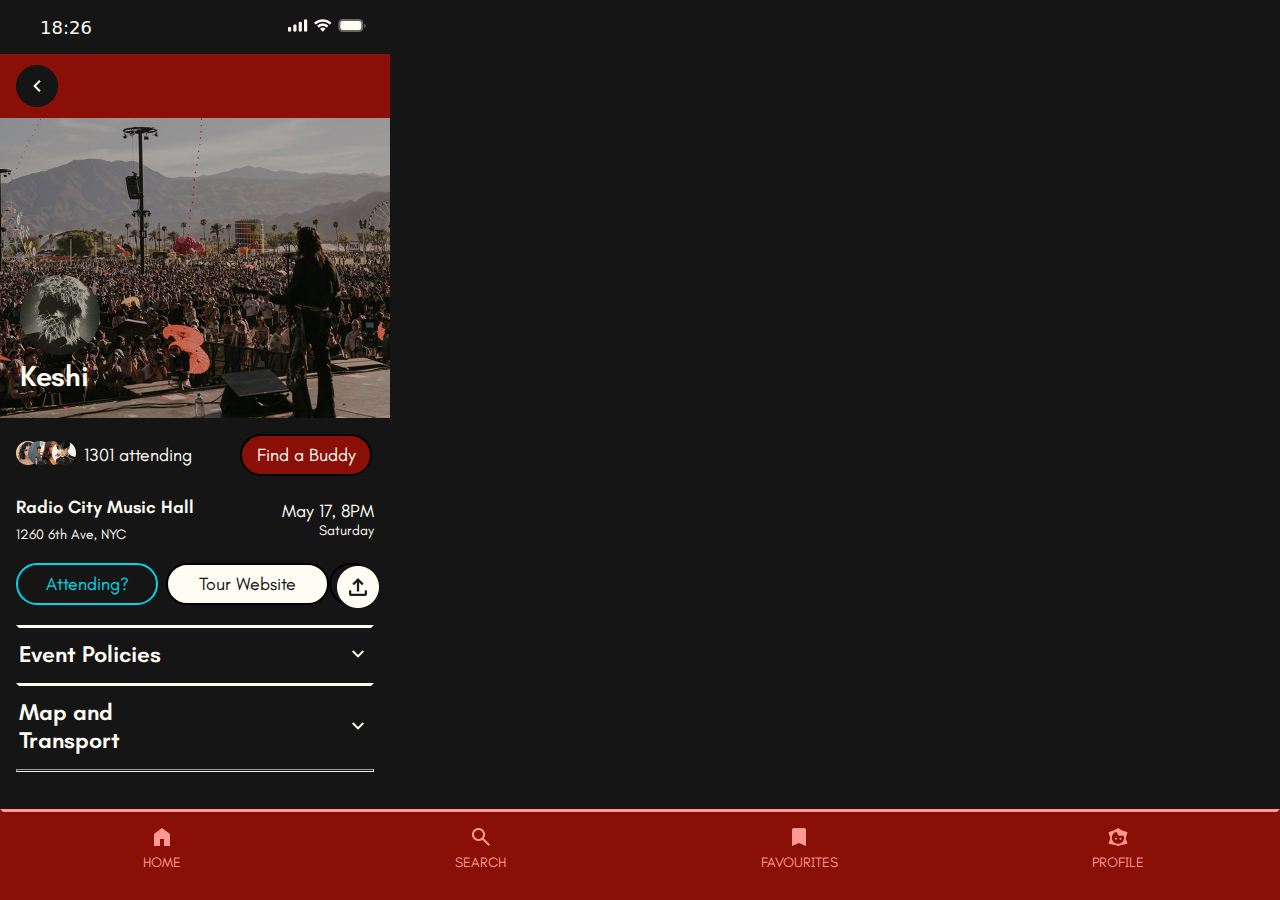
<file: index.html>
<!DOCTYPE html>
<html lang="en">
<head>
    <meta charset="UTF-8">
    <meta name="viewport" content="width=390px, initial-scale=1.0">
    <title>Keshi Concert</title>
    <link rel="stylesheet" href="holdOn.css">
</head>
<body>
    <!-- iphone status bar-->
    <div class="phone-information">
        <p id="current-time"></p>
        <div class="iphone-status-symbols">
            <img src="event-page/iphone status icons.png" alt="iPhone Status Icons" height="13px">
        </div>
    </div>

    <!--top navigation bar-->
    <div class="top-nav">
        <img id="back-button" src="event-page/arrow-left.png" alt="Arrow Left">
    </div>

    <!--bottom navigation bar-->
    <div class="bottom-nav">
        <a class="bottom-nav-homepage" href="holdOnHome.html">
            <img class="bottom-nav-icons" src="bottom-nav/home.png" alt="Homepage" height="26px">
            <p class="bottom-nav-text">HOME</p>
        </a>
        <a class="bottom-nav-search" href="holdOnSearch.html">
            <img class="bottom-nav-icons" src="bottom-nav/search.png" alt="Search Page" height="26px">
            <p class="bottom-nav-text">SEARCH</p>
        </a>
        <a class="bottom-nav-favourites" href="holdOnFavourites.html">
            <img class="bottom-nav-icons" src="bottom-nav/favourite.png" alt="Favourites" height="26px">
            <p class="bottom-nav-text">FAVOURITES</p>
        </a>
        <a class="bottom-nav-profile" href="holdOnProfile.html">
            <img class="bottom-nav-icons" src="bottom-nav/profile.png" alt="Profile Page" height="26px">
            <p class="bottom-nav-text">PROFILE</p>
        </a>
    </div>

    <!--header image and artist pfp + name-->
    <div class="header">
        <img src="event-page/keshi-pfp.png" alt="Keshi Profile Picture" width="80px" height="80px">
        <h2>Keshi</h2>
    </div>

    <div class="attending-find-a-buddy">
        <!--attending-->
        <div class="event-attendees">
            <div class="attending-profiles">
                <img src="event-page/attending-profiles.png" alt="Attendees Profile Photos" height="24px">
            </div>
            <p id="attending-number">1301 attending</p>
        </div>
        <!--find a buddy button-->
        <a href="holdOnFindABuddy.html">
            <button class="find-a-buddy-button">Find a Buddy</button>
        </a>
    </div>

    <!--event details-->
    <div class="event-details">
        <!--venue information-->
        <div class="venue">
            <p class="venue-name">Radio City Music Hall</p>
            <p class="venue-location">1260 6th Ave, NYC</p>
        </div>

        <!--event date and time-->
        <div class="date-and-time">
            <p class="event-date-and-time">May 17, 8PM</p>
            <p class="event-day">Saturday</p>
        </div>
    </div>

    <!--interaction buttons-->
    <div class="interaction-buttons">
        <button class="attending-button">Attending?</button>
        <a href="https://shop.keshimusic.com/pages/tour">
            <button class="keshi-tour-website">Tour Website</button>
        </a>
        <button class="share-button">
            <img src="event-page/share-button.png" alt="Share Button" width="42px" height="42px">
        </button>
    </div>

    <!--event policies drop down-->
    <details class="event-policies-dropdown">
        <summary class="event-policies-dropdown-summary">
            <h3 class="event-policies-dropdown-h3">Event Policies</h3>
            <img class="event-policies-dropwdown-arrow" src="event-page/dropdown-arrow.png" alt="Dropdown Arrow" height="26px">
        </summary>
        <p class="event-policies-dropdown-bag-policy">Bag Policy</p>
        <p class="event-policies-dropdown-bp-text">Bags do not have to be clear, but they must fit comfortably under your seat. Oversized bags larger than 22” x 14” x 9” are prohibited. Radio City Music Hall does not provide an area to check bags, coats or any other personal belongings.</p>
        <p class="event-policies-dropdown-hours">Hours</p>
        <p class="event-policies-dropdown-hours-text">The box office at Radio City Music Hall is open Monday through Saturday from noon to 6:00 p.m., and is closed on Sunday. <br> <br>
            Additional Hours <br>
            On all event days, the box office at Radio City Music Hall will remain open until 30 minutes after the event begins. If there is an event on Sunday, the box office will be open from noon until 30 minutes after the event begins. Please note, additional box office hours may vary. <br> <br>
            For more information visit the <a href="https://www.msg.com/radio-city-music-hall/faqs#onsiteexperience">official venue website.</a></p>
        <p class="event-policies-dropdown-fnb">Food and Beverage</p>
        <p class="event-policies-dropdown-fnb-text">Food and beverage are available for purchase at Radio City. Please keep in mind that Radio City Music Hall is a cashless venue and only accepts credit/debit cards or mobile payment, including Google Pay and Apple Pay. A reverse ATM, which converts cash into a debit card, is located inside the venue for your convenience.</p>
    </details>

    <!--map and transport-->
    <details class="map-transport-dropdown">
        <summary class="map-transport-dropdown-summary">
            <h3 class="map-transport-dropdown-h3">Map and Transport</h3>
            <img class="map-transport-dropdown-arrow" src="event-page/dropdown-arrow.png" alt="Dropdown Arrow" height="26px">
        </summary>
        <p class="map-transport-dropdown-map">Map</p>
        <button class="map-transport-dropdown-map-button">Find on Google Maps</button>
        <p class="map-transport-dropdown-transport">How to Get There</p>
        <img class="map-transport-dropdown-train-lines" src="event-page/train-lines.png" alt="NYC Subway Line Icons" height="20pxs">
        <p class="map-transport-dropdown-transport-text">Take the B, D, F, or M train to 47-50th Sts Rockefeller Ctr Station. Exit via the 6th Ave 48th St NE corner and walk two blocks north to reach the venue. <br><br>
            or<br><br>
            Take the 1 train to the 50th St Station. Exit via the Broadway-50th St SE corner and walk one block east to reach the venue.<br><br>
            or<br><br>
            Take the N, R, or W train to 49 St Station. Exit via the 7th Ave-49th St NW corner and walk one block east, one block north to reach the venue.<br><br>
            Find parking for your event through SpotHero, the Official Parking App of Radio City Music Hall, and book your space today. Click <a href="https://spothero.app.link/ts1p2NqSe1?kind=destination&id=803&$3p=a_hasoffers&$affiliate_json=http%3A%2F%2Ftracking.spothero.com%2Faff_c%3Foffer_id%3D1%26aff_id%3D1478%26file_id%3D28%26source%3Dradiocitymusichall%26aff_sub%3D4%26aff_sub2%3Dfaqpage%26format%3Djson">here</a> to explore nearby garage and lot locations.</p>
    </details>

    <hr class="dropdown-bottom-line">

    <!--page padding-->
    <br><br><br><br><br>


    <script>
        const currentTime = document.getElementById("current-time");
        function updateTime() {
            const now = new Date();
            const hours = String(now.getHours()).padStart(2, '0');
            const minutes = String(now.getMinutes()).padStart(2, '0');
            currentTime.textContent = `${hours}:${minutes}`;
        }
        updateTime();
        setInterval(updateTime, 1000);
    </script>
</body>
</html>
</file>
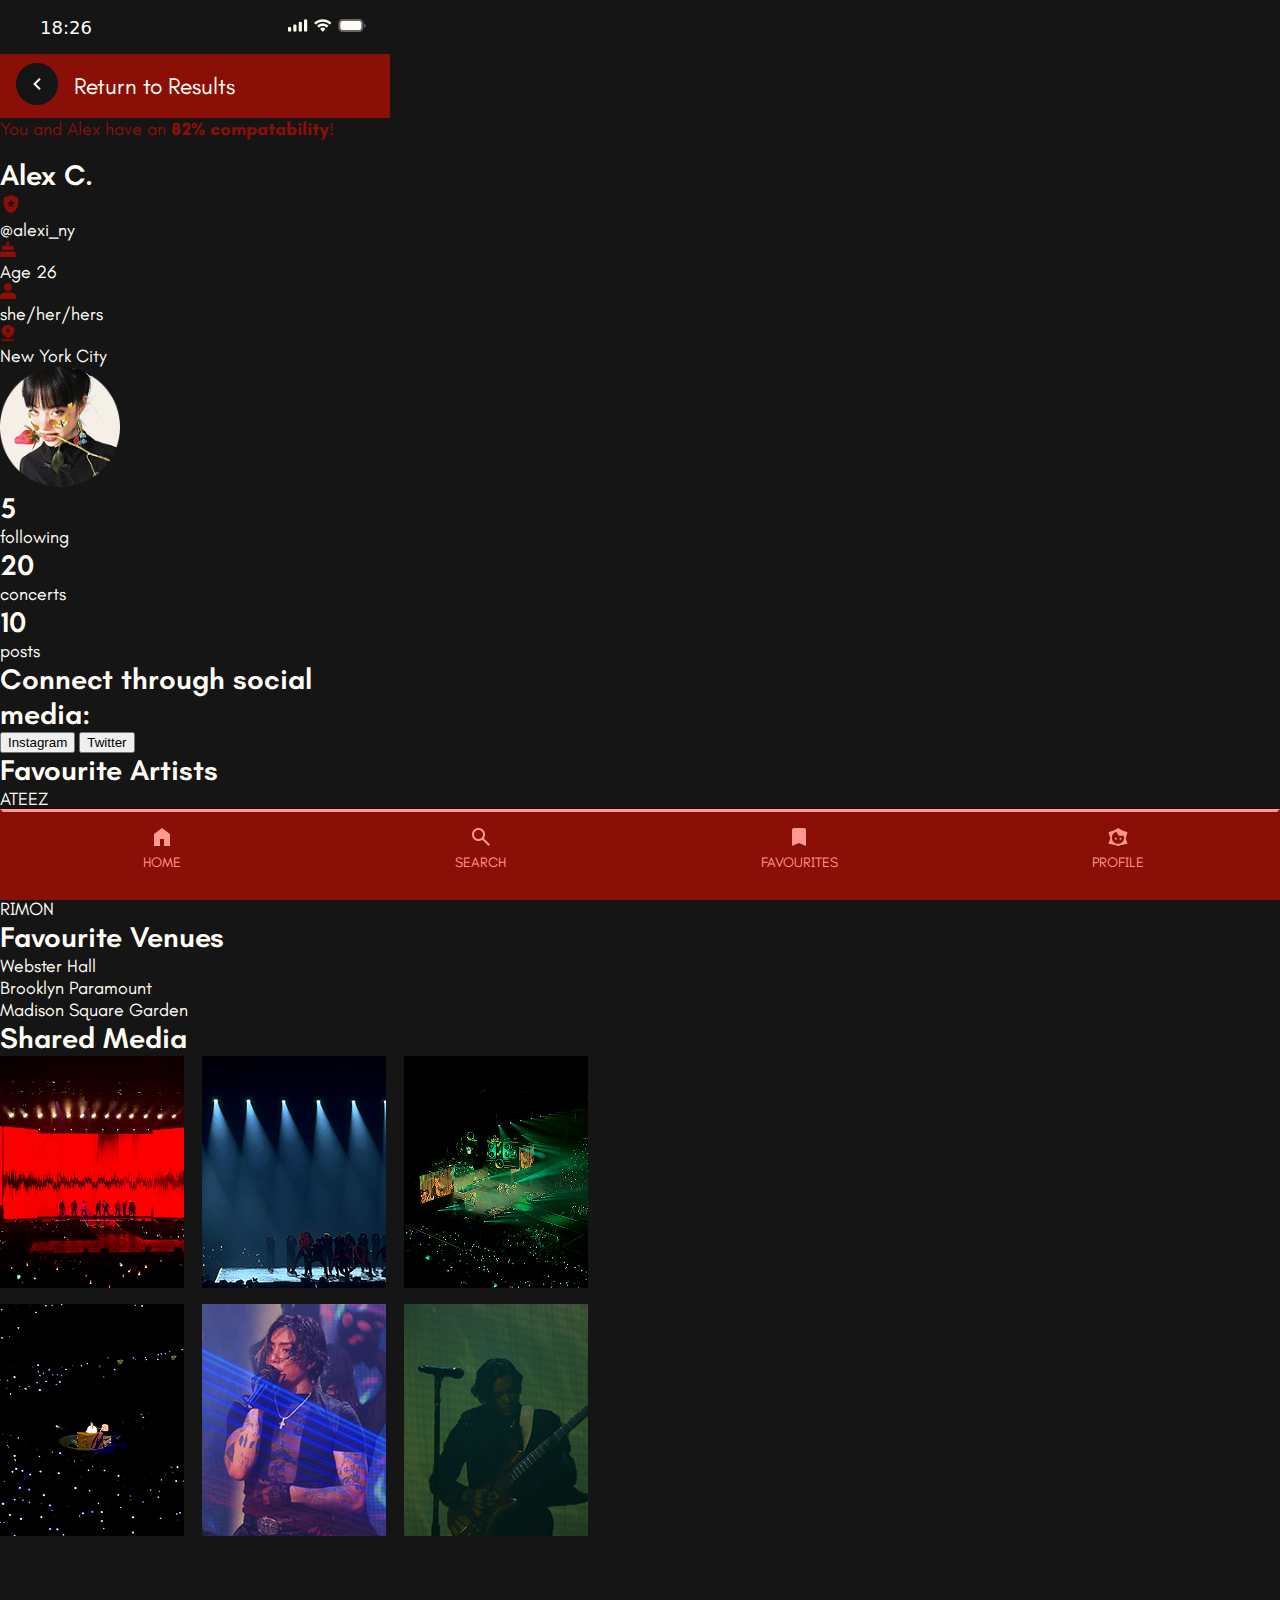
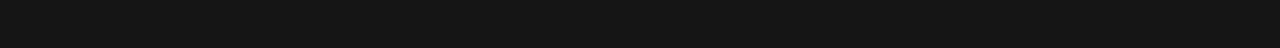
<file: holdOnFABMatch1.html>
<!DOCTYPE html>
<html lang="en">
<head>
    <meta charset="UTF-8">
    <meta name="viewport" content="width=390px, initial-scale=1.0">
    <title>Find A Buddy!</title>
    <link rel="stylesheet" href="holdOn.css">
</head>
<body>
    <!-- iphone status bar-->
    <div class="phone-information">
        <p id="current-time"></p>
        <div class="iphone-status-symbols">
            <img src="event-page/iphone status icons.png" alt="iPhone Status Icons" height="13px">
        </div>
    </div>

    <!--top navigation bar-->
    <div class="top-nav-fab">
        <a href="holdOnFABMatches.html">
            <img id="back-button-fab" src="event-page/arrow-left.png" alt="Arrow Left">
        </a>
        <h3 id="find-a-buddy-h3">Return to Results</h3>
    </div>

    <!--bottom navigation bar-->
    <div class="bottom-nav">
        <a class="bottom-nav-homepage" href="holdOnHome.html">
            <img class="bottom-nav-icons" src="bottom-nav/home.png" alt="Homepage" height="26px">
            <p class="bottom-nav-text">HOME</p>
        </a>
        <a class="bottom-nav-search" href="holdOnSearch.html">
            <img class="bottom-nav-icons" src="bottom-nav/search.png" alt="Search Page" height="26px">
            <p class="bottom-nav-text">SEARCH</p>
        </a>
        <a class="bottom-nav-favourites" href="holdOnFavourites.html">
            <img class="bottom-nav-icons" src="bottom-nav/favourite.png" alt="Favourites" height="26px">
            <p class="bottom-nav-text">FAVOURITES</p>
        </a>
        <a class="bottom-nav-profile" href="holdOnProfile.html">
            <img class="bottom-nav-icons" src="bottom-nav/profile.png" alt="Profile Page" height="26px">
            <p class="bottom-nav-text">PROFILE</p>
        </a>
    </div>

    <!--compatability banner-->
    <div class="compatability-banner">
        <p id="match-compatability-p-red">You and Alex have an <strong>82% compatability</strong>!</p>
    </div>

    <!--page break-->
    <br>

    <!--profile-->
    <div class="profile-ticket-top">
        <div class="identifying-information">
            <div class="profile-information">
                <div class="profile-name-and-verification">
                    <div class="profile-name-and-username">
                        <h2 id="profile-h2-red">Alex C.</h2>
                        <img src="match-results/verification-red.png" alt="Verified Profile Icon" height="22px" width="22px">
                    </div>
                    <p id="match-profile-p-red">@alexi_ny</p>
                </div>
                <div class="match-profile-details">
                    <div class="profile-particulars">
                        <img id="profile-icons" src="profile/profile-icon-age.png" alt="Birthday Cake Icon for Age" height="16px" width="16px">
                        <p id="match-profile-p-red">Age 26</p>
                    </div>
                    <div class="profile-particulars">
                        <img id="profile-icons" src="profile/profile-icon-pronouns.png" alt="Person Icon for Pronouns" height="16px" width="16px">
                        <p id="match-profile-p-red">she/her/hers</p>
                    </div>
                    <div class="profile-particulars">
                        <img id="profile-icons" src="profile/profile-icon-location.png" alt="Pin Icon for Location" height="16px" width="16px">
                        <p id="match-profile-p-red">New York City</p>
                    </div>
                </div>
            </div>
            <img class="profile-pfp" src="match-results/avatar-alex.png" alt="Match #1 Profile Photo" width="120px" height="120">
        </div>

        <div class="profile-numbers">
            <div class="profile-number">
                <h2 id="profile-h2a">5</h2>
                <p id="match-profile-p-red">following</p>
            </div>
            <div class="profile-number">
                <h2 id="profile-h2a">20</h2>
                <p id="match-profile-p-red">concerts</p>
            </div>
            <div class="profile-number">
                <h2 id="profile-h2a">10</h2>
                <p id="match-profile-p-red">posts</p>
            </div>
        </div>

        <div class="profile-social-section">
            <h2 id="profile-h2-red">Connect through social media:</h2>
            <div class="profile-socials">
                <button id="profile-social-media">Instagram</button>
                <button id="profile-social-media">Twitter</button>
            </div>
        </div>
    </div>

    <!--ticket tearable part-->
    <div class="profile-ticket-middle"></div>
    <div class="profile-ticket-tear-line"></div>
    <div class="profile-ticket-middle"></div>

    <div class="profile-ticket-bottom">
        <h2 id="profile-h2a">Favourite Artists</h2>
        <div class="profile-favourites">
            <p id="match-profile-p">ATEEZ</p>
            <p id="match-profile-p">Doechii</p>
            <p id="match-profile-p">Keshi</p>
            <p id="match-profile-p">RINI</p>
            <p id="match-profile-p">starfall</p>
            <p id="match-profile-p">RIMON</p>
        </div>

        <h2 id="profile-h2a">Favourite Venues</h2>
        <div class="profile-favourites">
            <p id="match-profile-p">Webster Hall</p>
            <p id="match-profile-p">Brooklyn Paramount</p>
            <p id="match-profile-p">Madison Square Garden</p>
        </div>

        <h2 id="profile-h2a">Shared Media</h2>
        <img class="profile-shared-photos" src="profile/alex-photos.png" alt="Images uploaded by Alex to Hold On">
        </div>
    </div>

    <!--page padding-->
    <br><br><br><br><br><br>


    <script>
        const currentTime = document.getElementById("current-time");
        function updateTime() {
            const now = new Date();
            const hours = String(now.getHours()).padStart(2, '0');
            const minutes = String(now.getMinutes()).padStart(2, '0');
            currentTime.textContent = `${hours}:${minutes}`;
        }
        updateTime();
        setInterval(updateTime, 1000);

    </script>
</body>
</html>
</file>
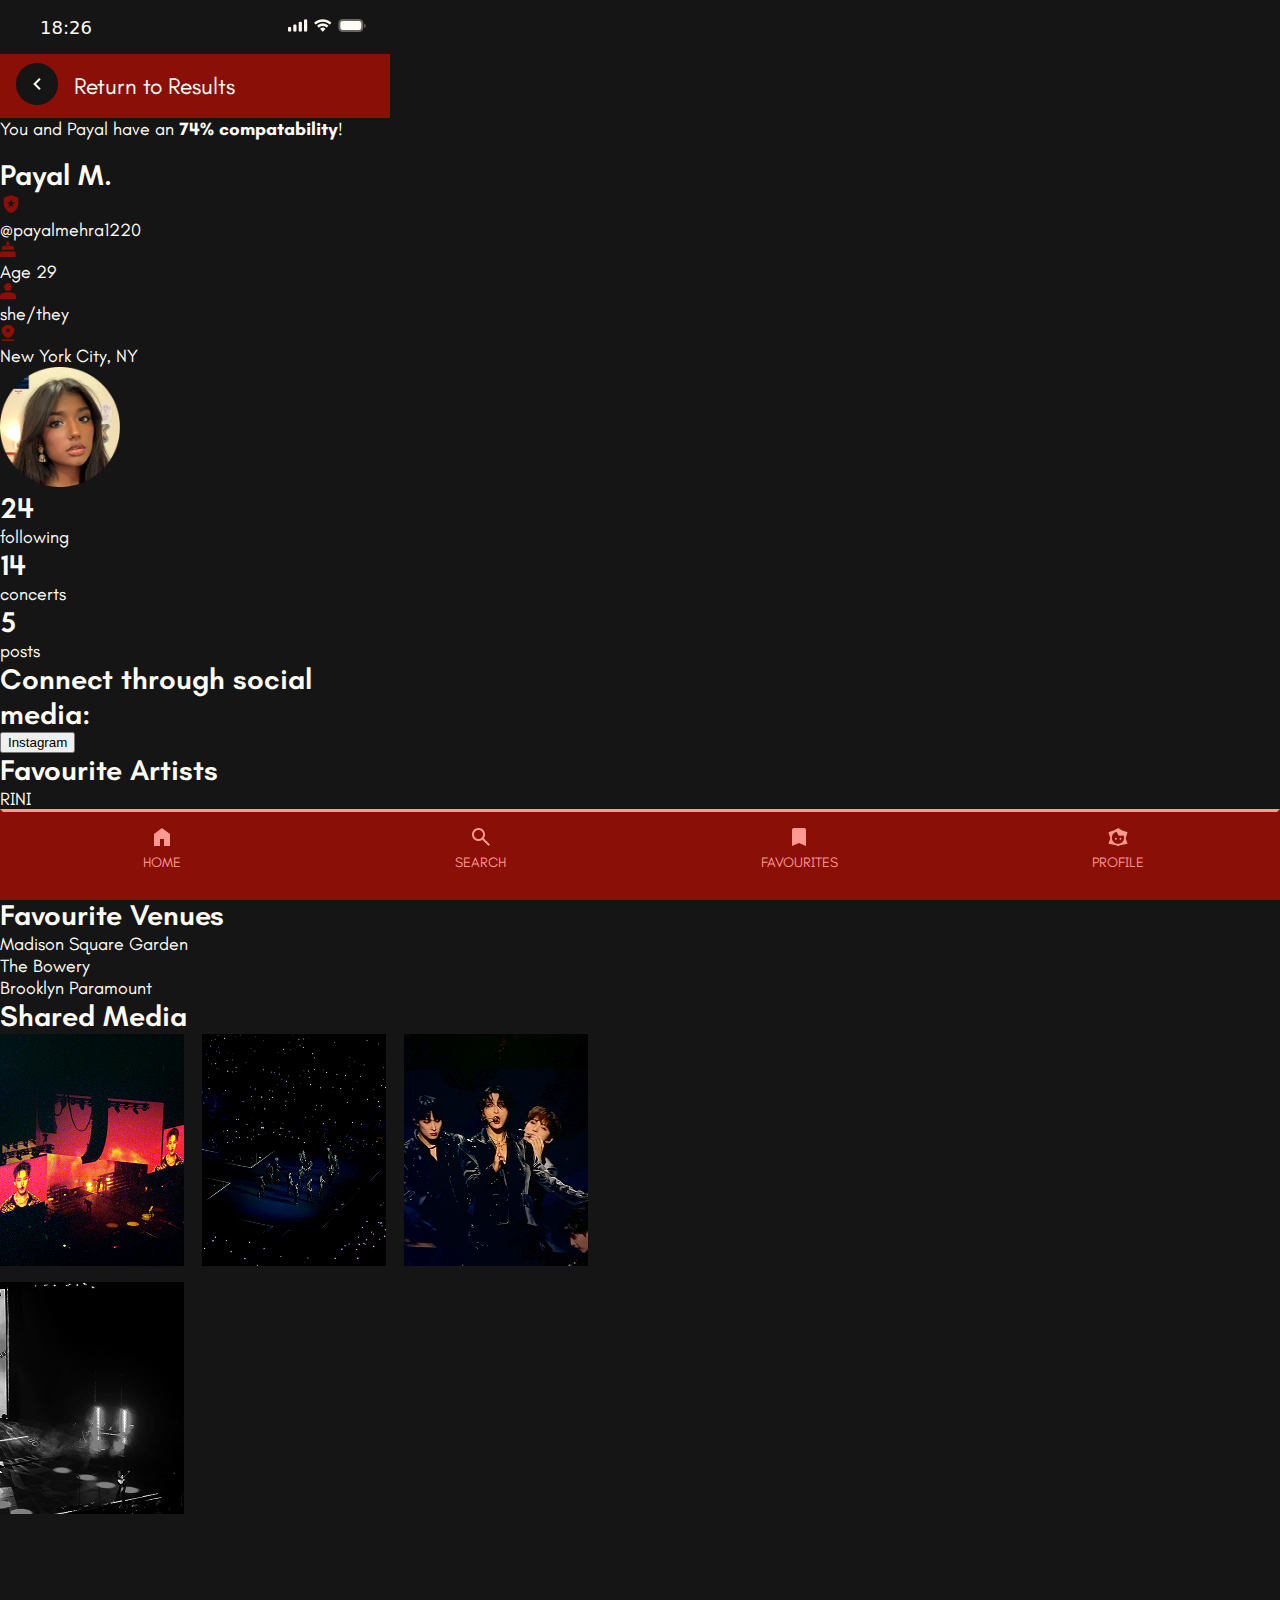
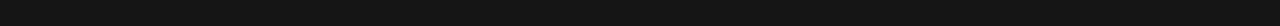
<file: holdOnFABMatch2.html>
<!DOCTYPE html>
<html lang="en">
<head>
    <meta charset="UTF-8">
    <meta name="viewport" content="width=390px, initial-scale=1.0">
    <title>Find A Buddy!</title>
    <link rel="stylesheet" href="holdOn.css">
</head>
<body>
    <!-- iphone status bar-->
    <div class="phone-information">
        <p id="current-time"></p>
        <div class="iphone-status-symbols">
            <img src="event-page/iphone status icons.png" alt="iPhone Status Icons" height="13px">
        </div>
    </div>

    <!--top navigation bar-->
    <div class="top-nav-fab">
        <a href="holdOnFABMatches.html">
            <img id="back-button-fab" src="event-page/arrow-left.png" alt="Arrow Left">
        </a>
        <h3 id="find-a-buddy-h3">Return to Results</h3>
    </div>

    <!--bottom navigation bar-->
    <div class="bottom-nav">
        <a class="bottom-nav-homepage" href="holdOnHome.html">
            <img class="bottom-nav-icons" src="bottom-nav/home.png" alt="Homepage" height="26px">
            <p class="bottom-nav-text">HOME</p>
        </a>
        <a class="bottom-nav-search" href="holdOnSearch.html">
            <img class="bottom-nav-icons" src="bottom-nav/search.png" alt="Search Page" height="26px">
            <p class="bottom-nav-text">SEARCH</p>
        </a>
        <a class="bottom-nav-favourites" href="holdOnFavourites.html">
            <img class="bottom-nav-icons" src="bottom-nav/favourite.png" alt="Favourites" height="26px">
            <p class="bottom-nav-text">FAVOURITES</p>
        </a>
        <a class="bottom-nav-profile" href="holdOnProfile.html">
            <img class="bottom-nav-icons" src="bottom-nav/profile.png" alt="Profile Page" height="26px">
            <p class="bottom-nav-text">PROFILE</p>
        </a>
    </div>

    <!--compatability banner-->
    <div class="compatability-banner">
        <p class="match-compatability-p-red">You and Payal have an <strong>74% compatability</strong>!</p>
    </div>

    <!--page break-->
    <br>

    <!--profile-->
    <div class="profile-ticket-top">
        <div class="identifying-information">
            <div class="profile-information">
                <div class="profile-name-and-verification">
                    <div class="profile-name-and-username">
                        <h2 class="profile-h2-red">Payal M.</h2>
                        <img src="match-results/verification-red.png" alt="Verified Profile Icon" height="22px" width="22px">
                    </div>
                    <p class="match-profile-p-red">@payalmehra1220</p>
                </div>
                <div class="match-profile-details">
                    <div class="profile-particulars">
                        <img class="profile-icons" src="profile/profile-icon-age.png" alt="Birthday Cake Icon for Age" height="16px" width="16px">
                        <p class="match-profile-p-red">Age 29</p>
                    </div>
                    <div class="profile-particulars">
                        <img class="profile-icons" src="profile/profile-icon-pronouns.png" alt="Person Icon for Pronouns" height="16px" width="16px">
                        <p class="match-profile-p-red">she/they</p>
                    </div>
                    <div class="profile-particulars">
                        <img class="profile-icons" src="profile/profile-icon-location.png" alt="Pin Icon for Location" height="16px" width="16px">
                        <p class="match-profile-p-red">New York City, NY</p>
                    </div>
                </div>
            </div>
            <img class="profile-pfp" src="match-results/avatar-payal.png" alt="Match #2 Profile Photo" width="120px" height="120">
        </div>

        <div class="profile-numbers">
            <div class="profile-number">
                <h2 class="profile-h2a">24</h2>
                <p class="match-profile-p-red">following</p>
            </div>
            <div class="profile-number">
                <h2 class="profile-h2a">14</h2>
                <p class="match-profile-p-red">concerts</p>
            </div>
            <div class="profile-number">
                <h2 class="profile-h2a">5</h2>
                <p class="match-profile-p-red">posts</p>
            </div>
        </div>

        <div class="profile-social-section">
            <h2 class="profile-h2-red">Connect through social media:</h2>
            <div class="profile-socials">
                <button class="profile-social-media">Instagram</button>
            </div>
        </div>
    </div>

    <!--ticket tearable part-->
    <div class="profile-ticket-middle"></div>
    <div class="profile-ticket-tear-line"></div>
    <div class="profile-ticket-middle"></div>

    <div class="profile-ticket-bottom">
        <h2 class="profile-h2a">Favourite Artists</h2>
        <div class="profile-favourites">
            <p class="match-profile-p">RINI</p>
            <p class="match-profile-p">SEVENTEEN</p>
            <p class="match-profile-p">Arijit Singh</p>
            <p class="match-profile-p">Role Model</p>
            <p class="match-profile-p">KATSEYE</p>
        </div>

        <h2 class="profile-h2a">Favourite Venues</h2>
        <div class="profile-favourites">
            <p class="match-profile-p">Madison Square Garden</p>
            <p class="match-profile-p">The Bowery</p>
            <p class="match-profile-p">Brooklyn Paramount</p>
        </div>

        <h2 class="profile-h2a">Shared Media</h2>
        <img class="profile-shared-photos" src="profile/payal-photos.png" alt="Images uploaded by Payal to Hold On">
        </div>
    </div>

    <!--page padding-->
    <br><br><br><br><br><br>


    <script>
        const currentTime = document.getElementById("current-time");
        function updateTime() {
            const now = new Date();
            const hours = String(now.getHours()).padStart(2, '0');
            const minutes = String(now.getMinutes()).padStart(2, '0');
            currentTime.textContent = `${hours}:${minutes}`;
        }
        updateTime();
        setInterval(updateTime, 1000);

    </script>
</body>
</html>
</file>
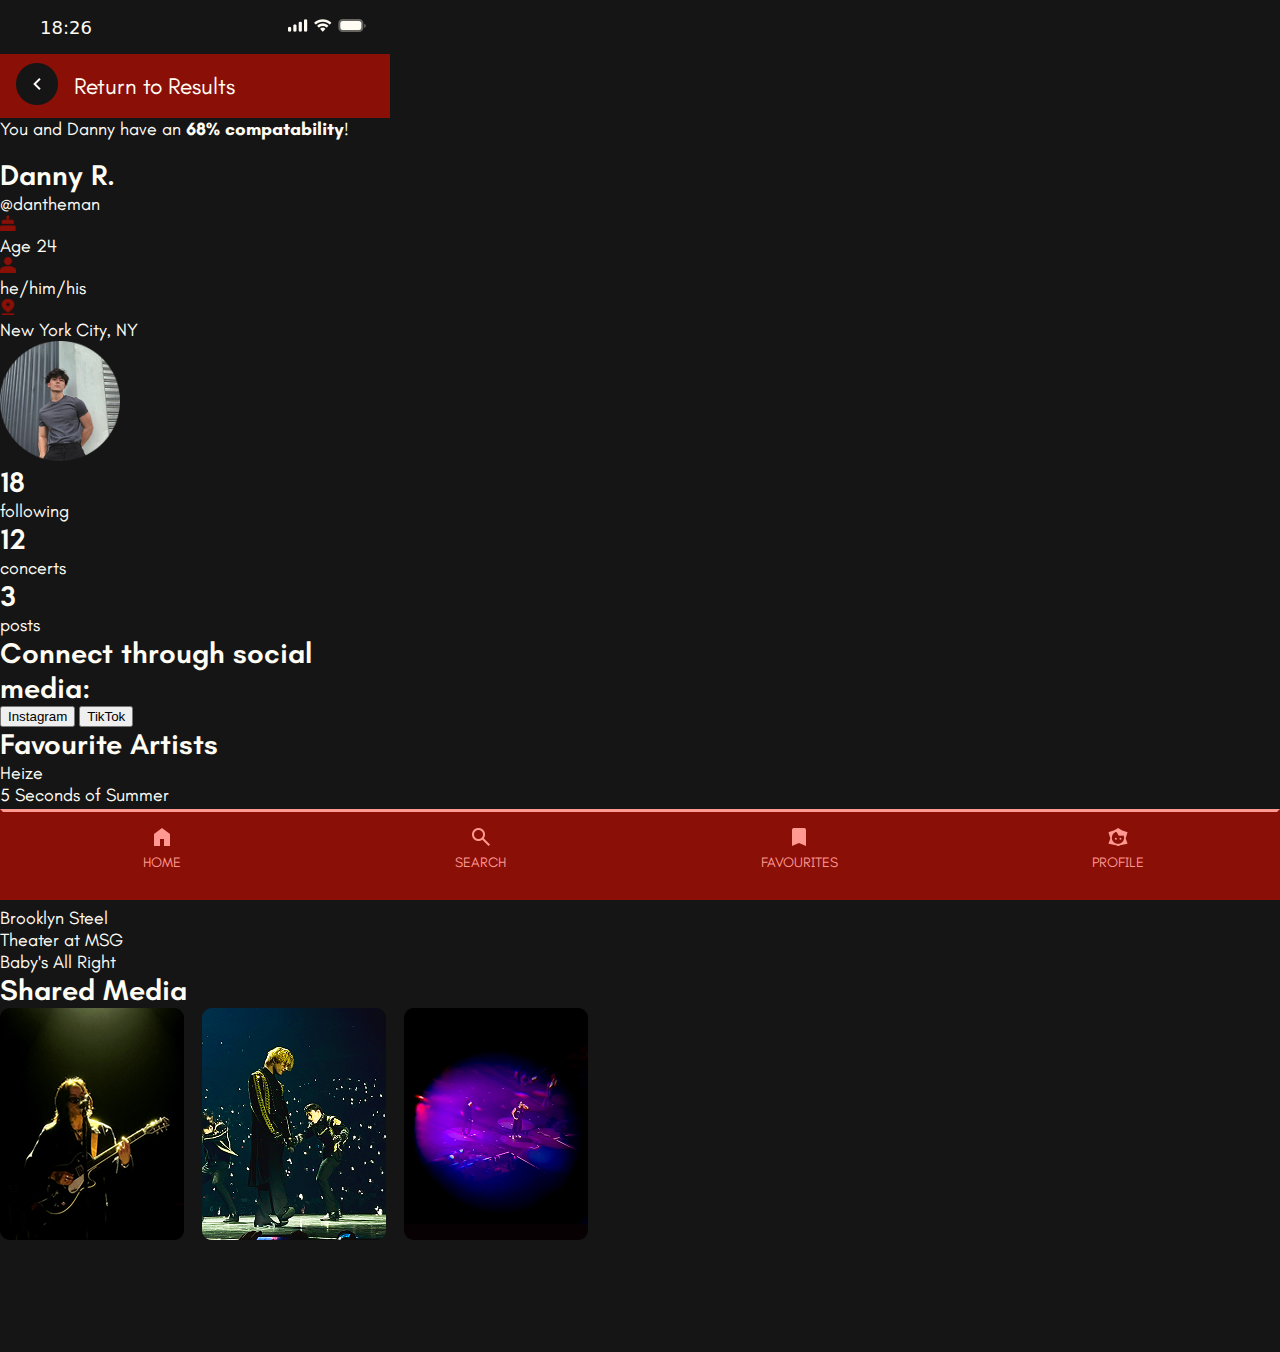
<file: holdOnFABMatch3.html>
<!DOCTYPE html>
<html lang="en">
<head>
    <meta charset="UTF-8">
    <meta name="viewport" content="width=390px, initial-scale=1.0">
    <title>Find A Buddy!</title>
    <link rel="stylesheet" href="holdOn.css">
</head>
<body>
    <!-- iphone status bar-->
    <div class="phone-information">
        <p id="current-time"></p>
        <div class="iphone-status-symbols">
            <img src="event-page/iphone status icons.png" alt="iPhone Status Icons" height="13px">
        </div>
    </div>

    <!--top navigation bar-->
    <div class="top-nav-fab">
        <a href="holdOnFABMatches.html">
            <img id="back-button-fab" src="event-page/arrow-left.png" alt="Arrow Left">
        </a>
        <h3 id="find-a-buddy-h3">Return to Results</h3>
    </div>

    <!--bottom navigation bar-->
    <div class="bottom-nav">
        <a class="bottom-nav-homepage" href="holdOnHome.html">
            <img class="bottom-nav-icons" src="bottom-nav/home.png" alt="Homepage" height="26px">
            <p class="bottom-nav-text">HOME</p>
        </a>
        <a class="bottom-nav-search" href="holdOnSearch.html">
            <img class="bottom-nav-icons" src="bottom-nav/search.png" alt="Search Page" height="26px">
            <p class="bottom-nav-text">SEARCH</p>
        </a>
        <a class="bottom-nav-favourites" href="holdOnFavourites.html">
            <img class="bottom-nav-icons" src="bottom-nav/favourite.png" alt="Favourites" height="26px">
            <p class="bottom-nav-text">FAVOURITES</p>
        </a>
        <a class="bottom-nav-profile" href="holdOnProfile.html">
            <img class="bottom-nav-icons" src="bottom-nav/profile.png" alt="Profile Page" height="26px">
            <p class="bottom-nav-text">PROFILE</p>
        </a>
    </div>

    <!--compatability banner-->
    <div class="compatability-banner">
        <p class="match-compatability-p-red">You and Danny have an <strong>68% compatability</strong>!</p>
    </div>

    <!--page break-->
    <br>

    <!--profile-->
    <div class="profile-ticket-top">
        <div class="identifying-information">
            <div class="profile-information">
                <div class="profile-name-and-verification">
                    <div class="profile-name-and-username">
                        <h2 class="profile-h2-red">Danny R.</h2>
                    </div>
                    <p class="match-profile-p-red">@dantheman</p>
                </div>
                <div class="match-profile-details">
                    <div class="profile-particulars">
                        <img class="profile-icons" src="profile/profile-icon-age.png" alt="Birthday Cake Icon for Age" height="16px" width="16px">
                        <p class="match-profile-p-red">Age 24</p>
                    </div>
                    <div class="profile-particulars">
                        <img class="profile-icons" src="profile/profile-icon-pronouns.png" alt="Person Icon for Pronouns" height="16px" width="16px">
                        <p class="match-profile-p-red">he/him/his</p>
                    </div>
                    <div class="profile-particulars">
                        <img class="profile-icons" src="profile/profile-icon-location.png" alt="Pin Icon for Location" height="16px" width="16px">
                        <p class="match-profile-p-red">New York City, NY</p>
                    </div>
                </div>
            </div>
            <img class="profile-pfp" src="match-results/avatar-danny.png" alt="Match #3 Profile Photo" width="120px" height="120">
        </div>

        <div class="profile-numbers">
            <div class="profile-number">
                <h2 class="profile-h2a">18</h2>
                <p class="match-profile-p-red">following</p>
            </div>
            <div class="profile-number">
                <h2 class="profile-h2a">12</h2>
                <p class="match-profile-p-red">concerts</p>
            </div>
            <div class="profile-number">
                <h2 class="profile-h2a">3</h2>
                <p class="match-profile-p-red">posts</p>
            </div>
        </div>

        <div class="profile-social-section">
            <h2 class="profile-h2-red">Connect through social media:</h2>
            <div class="profile-socials">
                <button class="profile-social-media">Instagram</button>
                <button class="profile-social-media">TikTok</button>
            </div>
        </div>
    </div>

    <!--ticket tearable part-->
    <div class="profile-ticket-middle"></div>
    <div class="profile-ticket-tear-line"></div>
    <div class="profile-ticket-middle"></div>

    <div class="profile-ticket-bottom">
        <h2 class="profile-h2a">Favourite Artists</h2>
        <div class="profile-favourites">
            <p class="match-profile-p">Heize</p>
            <p class="match-profile-p">5 Seconds of Summer</p>
            <p class="match-profile-p">kanegi.</p>
            <p class="match-profile-p">P1Harmony</p>
            <p class="match-profile-p">Keshi</p>
        </div>

        <h2 class="profile-h2a">Favourite Venues</h2>
        <div class="profile-favourites">
            <p class="match-profile-p">Brooklyn Steel</p>
            <p class="match-profile-p">Theater at MSG</p>
            <p class="match-profile-p">Baby's All Right</p>
        </div>

        <h2 class="profile-h2a">Shared Media</h2>
        <img class="profile-shared-photos" src="profile/danny-photos.png" alt="Images uploaded by Danny to Hold On">
        </div>
    </div>

    <!--page padding-->
    <br><br><br><br><br><br>


    <script>
        const currentTime = document.getElementById("current-time");
        function updateTime() {
            const now = new Date();
            const hours = String(now.getHours()).padStart(2, '0');
            const minutes = String(now.getMinutes()).padStart(2, '0');
            currentTime.textContent = `${hours}:${minutes}`;
        }
        updateTime();
        setInterval(updateTime, 1000);

    </script>
</body>
</html>
</file>
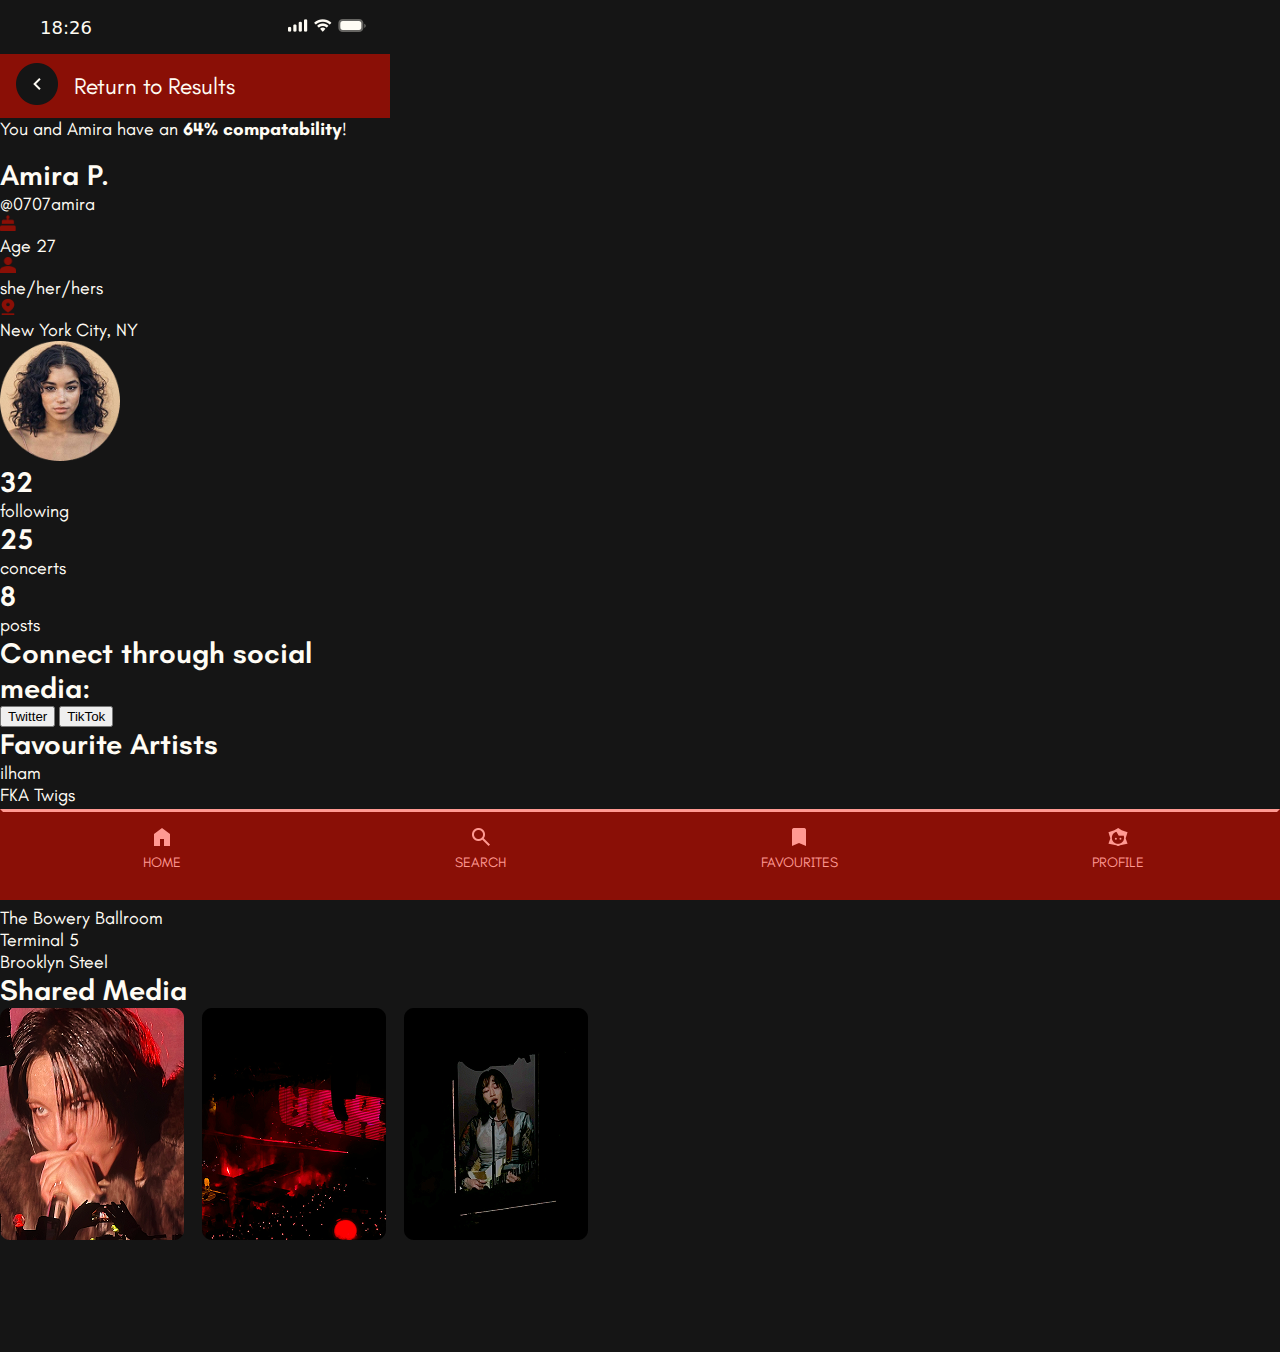
<file: holdOnFABMatch4.html>
<!DOCTYPE html>
<html lang="en">
<head>
    <meta charset="UTF-8">
    <meta name="viewport" content="width=390px, initial-scale=1.0">
    <title>Find A Buddy!</title>
    <link rel="stylesheet" href="holdOn.css">
</head>
<body>
    <!-- iphone status bar-->
    <div class="phone-information">
        <p id="current-time"></p>
        <div class="iphone-status-symbols">
            <img src="event-page/iphone status icons.png" alt="iPhone Status Icons" height="13px">
        </div>
    </div>

    <!--top navigation bar-->
    <div class="top-nav-fab">
        <a href="holdOnFABMatches.html">
            <img id="back-button-fab" src="event-page/arrow-left.png" alt="Arrow Left">
        </a>
        <h3 id="find-a-buddy-h3">Return to Results</h3>
    </div>

    <!--bottom navigation bar-->
    <div class="bottom-nav">
        <a class="bottom-nav-homepage" href="holdOnHome.html">
            <img class="bottom-nav-icons" src="bottom-nav/home.png" alt="Homepage" height="26px">
            <p class="bottom-nav-text">HOME</p>
        </a>
        <a class="bottom-nav-search" href="holdOnSearch.html">
            <img class="bottom-nav-icons" src="bottom-nav/search.png" alt="Search Page" height="26px">
            <p class="bottom-nav-text">SEARCH</p>
        </a>
        <a class="bottom-nav-favourites" href="holdOnFavourites.html">
            <img class="bottom-nav-icons" src="bottom-nav/favourite.png" alt="Favourites" height="26px">
            <p class="bottom-nav-text">FAVOURITES</p>
        </a>
        <a class="bottom-nav-profile" href="holdOnProfile.html">
            <img class="bottom-nav-icons" src="bottom-nav/profile.png" alt="Profile Page" height="26px">
            <p class="bottom-nav-text">PROFILE</p>
        </a>
    </div>

    <!--compatability banner-->
    <div class="compatability-banner">
        <p class="match-compatability-p-red">You and Amira have an <strong>64% compatability</strong>!</p>
    </div>

    <!--page break-->
    <br>

    <!--profile-->
    <div class="profile-ticket-top">
        <div class="identifying-information">
            <div class="profile-information">
                <div class="profile-name-and-verification">
                    <div class="profile-name-and-username">
                        <h2 id="profile-h2-red">Amira P.</h2>
                    </div>
                    <p class="match-profile-p-red">@0707amira</p>
                </div>
                <div class="match-profile-details">
                    <div class="profile-particulars">
                        <img class="profile-icons" src="profile/profile-icon-age.png" alt="Birthday Cake Icon for Age" height="16px" width="16px">
                        <p class="match-profile-p-red">Age 27</p>
                    </div>
                    <div class="profile-particulars">
                        <img class="profile-icons" src="profile/profile-icon-pronouns.png" alt="Person Icon for Pronouns" height="16px" width="16px">
                        <p class="match-profile-p-red">she/her/hers</p>
                    </div>
                    <div class="profile-particulars">
                        <img class="profile-icons" src="profile/profile-icon-location.png" alt="Pin Icon for Location" height="16px" width="16px">
                        <p class="match-profile-p-red">New York City, NY</p>
                    </div>
                </div>
            </div>
            <img class="profile-pfp" src="match-results/avatar-amira.png" alt="Match #4 Profile Photo" width="120px" height="120">
        </div>

        <div class="profile-numbers">
            <div class="profile-number">
                <h2 class="profile-h2a">32</h2>
                <p class="match-profile-p-red">following</p>
            </div>
            <div class="profile-number">
                <h2 class="profile-h2a">25</h2>
                <p class="match-profile-p-red">concerts</p>
            </div>
            <div class="profile-number">
                <h2 class="profile-h2a">8</h2>
                <p class="match-profile-p-red">posts</p>
            </div>
        </div>

        <div class="profile-social-section">
            <h2 class="profile-h2-red">Connect through social media:</h2>
            <div class="profile-socials">
                <button class="profile-social-media">Twitter</button>
                <button class="profile-social-media">TikTok</button>
            </div>
        </div>
    </div>

    <!--ticket tearable part-->
    <div class="profile-ticket-middle"></div>
    <div class="profile-ticket-tear-line"></div>
    <div class="profile-ticket-middle"></div>

    <div class="profile-ticket-bottom">
        <h2 class="profile-h2a">Favourite Artists</h2>
        <div class="profile-favourites">
            <p class="match-profile-p">ilham</p>
            <p class="match-profile-p">FKA Twigs</p>
            <p class="match-profile-p">Hojean</p>
            <p class="match-profile-p">JUNNY</p>
            <p class="match-profile-p">Keshi</p>
        </div>

        <h2 class="profile-h2a">Favourite Venues</h2>
        <div class="profile-favourites">
            <p class="match-profile-p">The Bowery Ballroom</p>
            <p class="match-profile-p">Terminal 5</p>
            <p class="match-profile-p">Brooklyn Steel</p>
        </div>

        <h2 class="profile-h2a">Shared Media</h2>
        <img class="profile-shared-photos" src="profile/amira-photos.png" alt="Images uploaded by Amira to Hold On">
        </div>
    </div>

    <!--page padding-->
    <br><br><br><br><br><br>


    <script>
        const currentTime = document.getElementById("current-time");
        function updateTime() {
            const now = new Date();
            const hours = String(now.getHours()).padStart(2, '0');
            const minutes = String(now.getMinutes()).padStart(2, '0');
            currentTime.textContent = `${hours}:${minutes}`;
        }
        updateTime();
        setInterval(updateTime, 1000);

    </script>
</body>
</html>
</file>
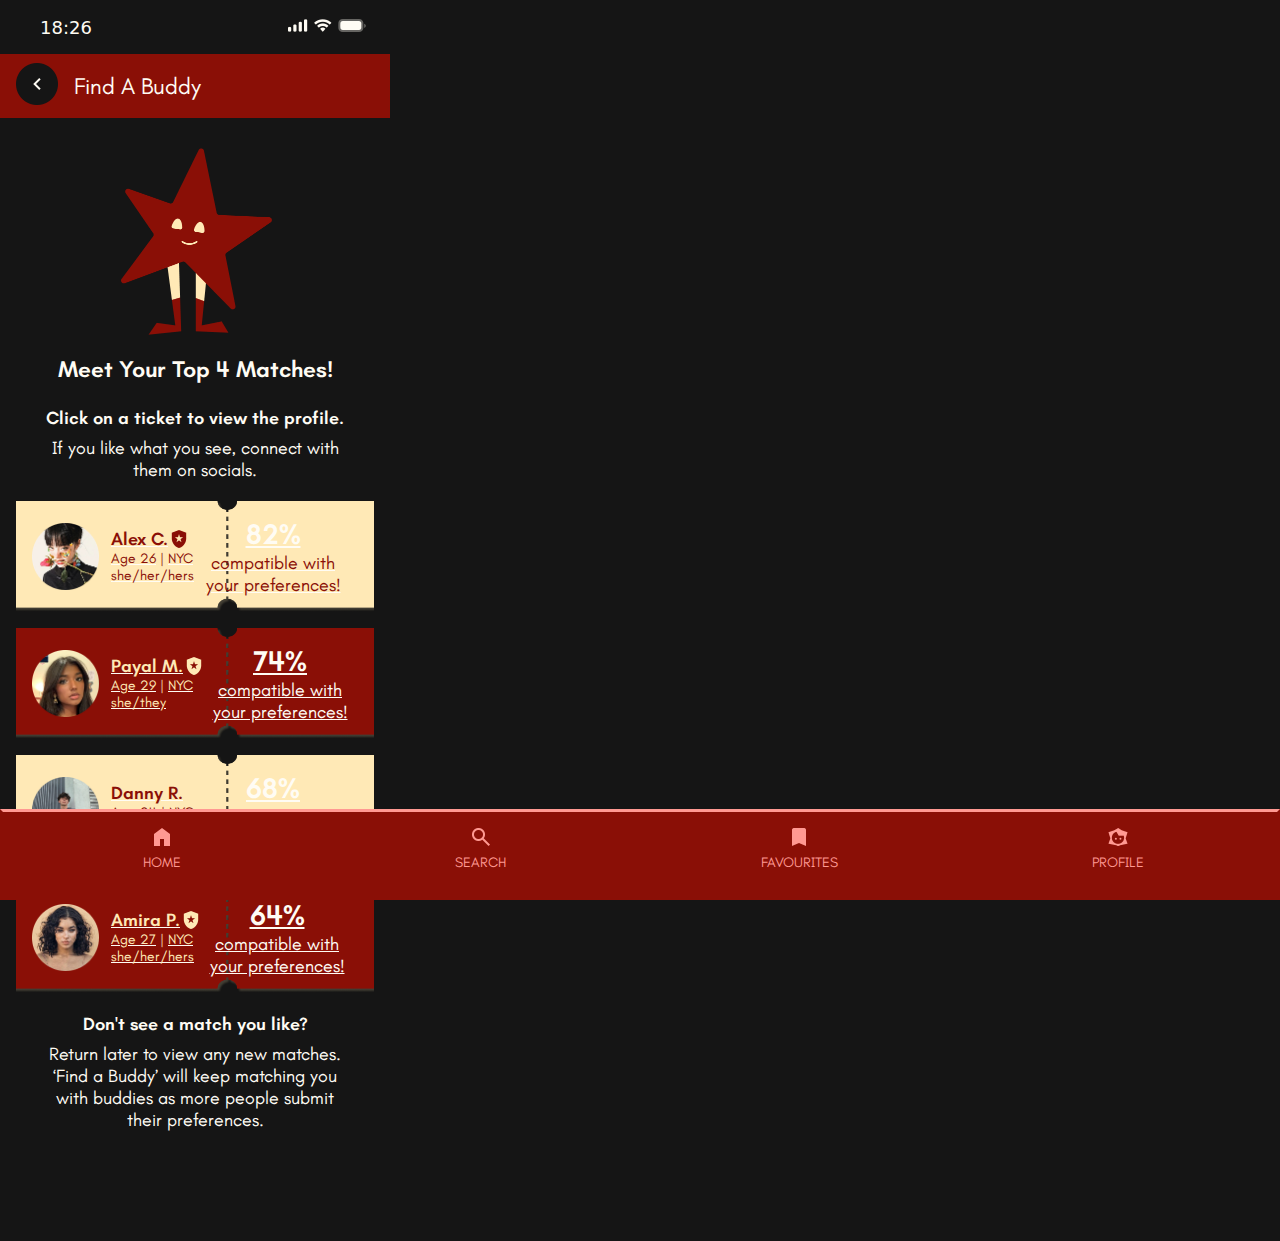
<file: holdOnFABMatches.html>
<!DOCTYPE html>
<html lang="en">
<head>
    <meta charset="UTF-8">
    <meta name="viewport" content="width=390px, initial-scale=1.0">
    <title>Find A Buddy!</title>
    <link rel="stylesheet" href="holdOn.css">
</head>
<body>
    <!-- iphone status bar-->
    <div class="phone-information">
        <p id="current-time"></p>
        <div class="iphone-status-symbols">
            <img src="event-page/iphone status icons.png" alt="iPhone Status Icons" height="13px">
        </div>
    </div>

    <!--top navigation bar-->
    <div class="top-nav-fab">
        <a href="index.html">
            <img id="back-button-fab" src="event-page/arrow-left.png" alt="Arrow Left">
        </a>
        <h3 id="find-a-buddy-h3">Find A Buddy</h3>
    </div>

    <!--bottom navigation bar-->
    <div class="bottom-nav">
        <a class="bottom-nav-homepage" href="holdOnHome.html">
            <img class="bottom-nav-icons" src="bottom-nav/home.png" alt="Homepage" height="26px">
            <p class="bottom-nav-text">HOME</p>
        </a>
        <a class="bottom-nav-search" href="holdOnSearch.html">
            <img class="bottom-nav-icons" src="bottom-nav/search.png" alt="Search Page" height="26px">
            <p class="bottom-nav-text">SEARCH</p>
        </a>
        <a class="bottom-nav-favourites" href="holdOnFavourites.html">
            <img class="bottom-nav-icons" src="bottom-nav/favourite.png" alt="Favourites" height="26px">
            <p class="bottom-nav-text">FAVOURITES</p>
        </a>
        <a class="bottom-nav-profile" href="holdOnProfile.html">
            <img class="bottom-nav-icons" src="bottom-nav/profile.png" alt="Profile Page" height="26px">
            <p class="bottom-nav-text">PROFILE</p>
        </a>
    </div>

    <!--feature information-->
    <div class="fab-feature-information">
        <img src="match-results/tara.png" alt="Hold On Mascot Tara" height="max-content" width="171px">
        <h2 id="fab-feature-matches-h2">Meet Your Top 4 Matches!</h2>
        <h3 id="fab-feature-matches-h3">Click on a ticket to view the profile.</h3>
        <p>If you like what you see, connect with them on socials.</p>
    </div>

    <!--matches-->
    <div class="top-4-matches">
        <a class="profile-links" href="holdOnFABMatch1.html">
            <div class="matched-profile-one">
                <img class="match-pfp" src="match-results/avatar-alex.png" alt="Match #1 Profile Photo" width="67px" height="max-content">
                <div class="matched-profile-information">
                    <div class="fab-name-and-verification">
                        <h3 id="fab-matches-h3-red">Alex C.</h3>
                        <img src="match-results/verification-red.png" alt="Verified Profile Icon" height="22px" width="22px">
                    </div>
                    <div class="fab-age-and-location">
                        <p id="fab-matches-p-red">Age 26</p>
                        <p id="fab-matches-p-red">|</p>
                        <p id="fab-matches-p-red">NYC</p>
                    </div>
                    <p id="fab-matches-p-red">she/her/hers</p>
                </div>
                <div class="match-compatability">
                    <h2 class="match-compatability-h3-red">82%</h2>
                    <p id="match-compatability-p-red">compatible with your preferences!</p>
                </div>
            </div>
        </a>

        <a class="profile-links" href="holdOnFABMatch2.html">
            <div class="matched-profile-two">
                <img class="match-pfp" src="match-results/avatar-payal.png" alt="Match #2 Profile Photo" width="67px" height="max-content">
                <div class="matched-profile-information">
                    <div class="fab-name-and-verification">
                        <h3 id="fab-matches-h3-beige">Payal M.</h3>
                        <img src="match-results/verification-beige.png" alt="Verified Profile Icon" height="22px" width="22px">
                    </div>
                    <div class="fab-age-and-location">
                        <p id="fab-matches-p-beige">Age 29</p>
                        <p id="fab-matches-p-beige">|</p>
                        <p id="fab-matches-p-beige">NYC</p>
                    </div>
                    <p id="fab-matches-p-beige">she/they</p>
                </div>
                <div class="match-compatability">
                    <h2 class="match-compatability-h3-beige">74%</h2>
                    <p id="match-compatability-p-beige">compatible with your preferences!</p>
                </div>
            </div>
        </a>

        <a class="profile-links" href="holdOnFABMatch3.html">
            <div class="matched-profile-three">
                <img class="match-pfp" src="match-results/avatar-danny.png" alt="Match #3 Profile Photo" width="67px" height="max-content">
                <div class="matched-profile-information">
                    <div class="fab-name-and-verification">
                        <h3 id="fab-matches-h3-red">Danny R.</h3>
                    </div>
                    <div class="fab-age-and-location">
                        <p id="fab-matches-p-red">Age 24</p>
                        <p id="fab-matches-p-red">|</p>
                        <p id="fab-matches-p-red">NYC</p>
                    </div>
                    <p id="fab-matches-p-red">he/him/his</p>
                </div>
                <div class="match-compatability">
                    <h2 class="match-compatability-h3-red">68%</h2>
                    <p id="match-compatability-p-red">compatible with your preferences!</p>
                </div>
            </div>
        </a>

        <a class="profile-links" href="holdOnFABMatch4.html">
            <div class="matched-profile-four">
                <img class="match-pfp" src="match-results/avatar-amira.png" alt="Match #4 Profile Photo" width="67px" height="max-content">
                <div class="matched-profile-information">
                    <div class="fab-name-and-verification">
                        <h3 id="fab-matches-h3-beige">Amira P.</h3>
                        <img src="match-results/verification-beige.png" alt="Verified Profile Icon" height="22px" width="22px">
                    </div>
                    <div class="fab-age-and-location">
                        <p id="fab-matches-p-beige">Age 27</p>
                        <p id="fab-matches-p-beige">|</p>
                        <p id="fab-matches-p-beige">NYC</p>
                    </div>
                    <p id="fab-matches-p-beige">she/her/hers</p>
                </div>
                <div class="match-compatability">
                    <h2 class="match-compatability-h3-beige">64%</h2>
                    <p id="match-compatability-p-beige">compatible with your preferences!</p>
                </div>
            </div>
        </a>
    </div>

    <!--end text-->
    <div class="fab-feature-information">
        <h3 id="fab-feature-matches-h3">Don't see a match you like?</h3>
        <p>Return later to view any new matches. ‘Find a Buddy’ will keep matching you with buddies as more people submit their preferences.</p>
    </div>

    <!--page padding-->
    <br><br><br><br><br>


    <script>
        const currentTime = document.getElementById("current-time");
        function updateTime() {
            const now = new Date();
            const hours = String(now.getHours()).padStart(2, '0');
            const minutes = String(now.getMinutes()).padStart(2, '0');
            currentTime.textContent = `${hours}:${minutes}`;
        }
        updateTime();
        setInterval(updateTime, 1000);

    </script>
</body>
</html>
</file>
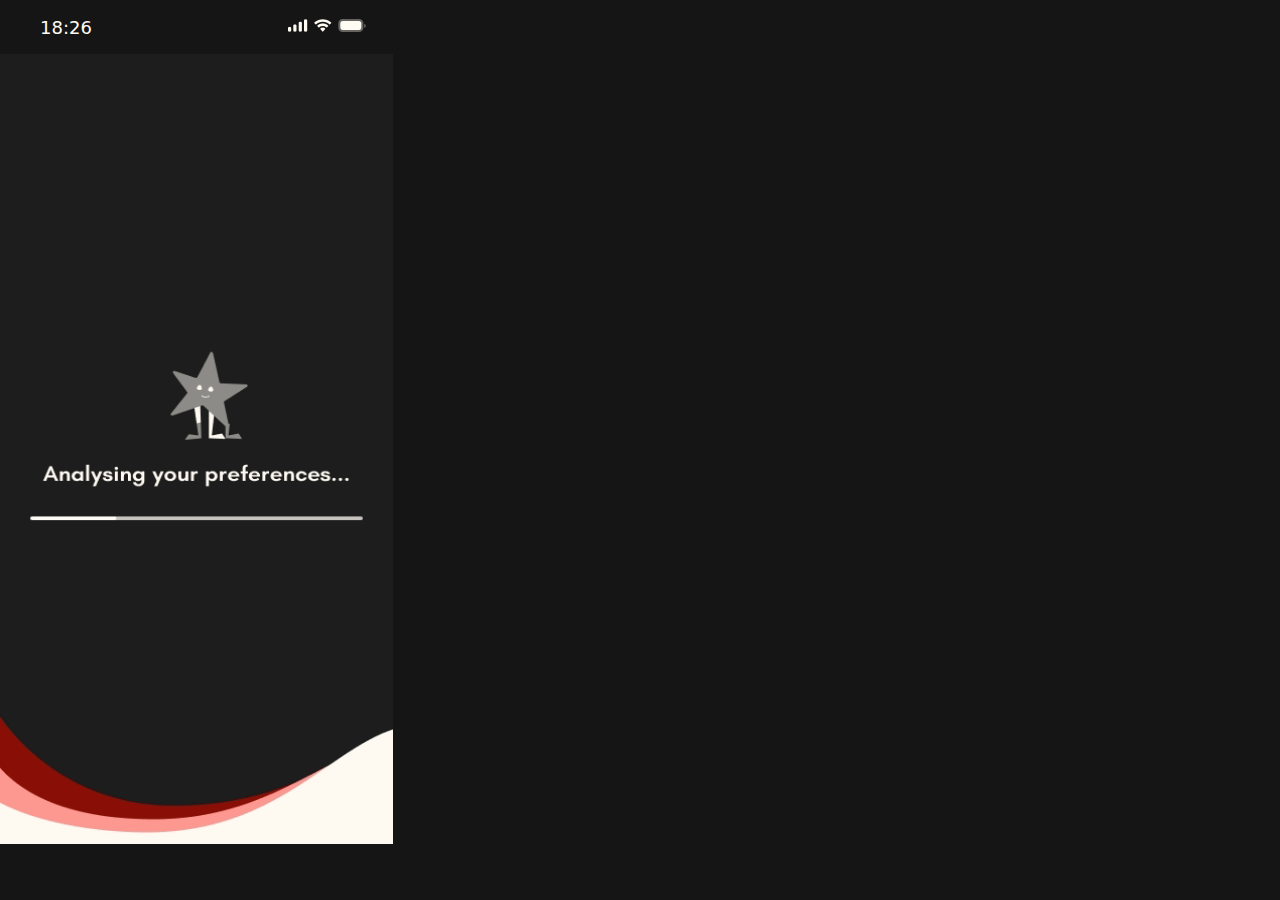
<file: holdOnFABSubmit.html>
<!DOCTYPE html>
<html lang="en">
<head>
    <meta charset="UTF-8">
    <meta name="viewport" content="width=390px, initial-scale=1.0">
    <title>Loading...</title>
    <link rel="stylesheet" href="holdOn.css">
</head>
<body>
    <!-- iphone status bar-->
    <div class="phone-information">
        <p id="current-time"></p>
        <div class="iphone-status-symbols">
            <img src="event-page/iphone status icons.png" alt="iPhone Status Icons" height="13px">
        </div>
    </div>

    <div>
        <img src="loading-gif/find-a-buddy-loading.gif" alt="Finding Matches Loading Gif" height="790px" width="393px">
    </div>


    <script>
        const currentTime = document.getElementById("current-time");
        function updateTime() {
            const now = new Date();
            const hours = String(now.getHours()).padStart(2, '0');
            const minutes = String(now.getMinutes()).padStart(2, '0');
            currentTime.textContent = `${hours}:${minutes}`;
        }
        updateTime();

    </script>

    <script type="text/javascript">
        setTimeout("window.location='holdOnFABMatches.html'",4700);
    </script>
</body>
</html>
</file>
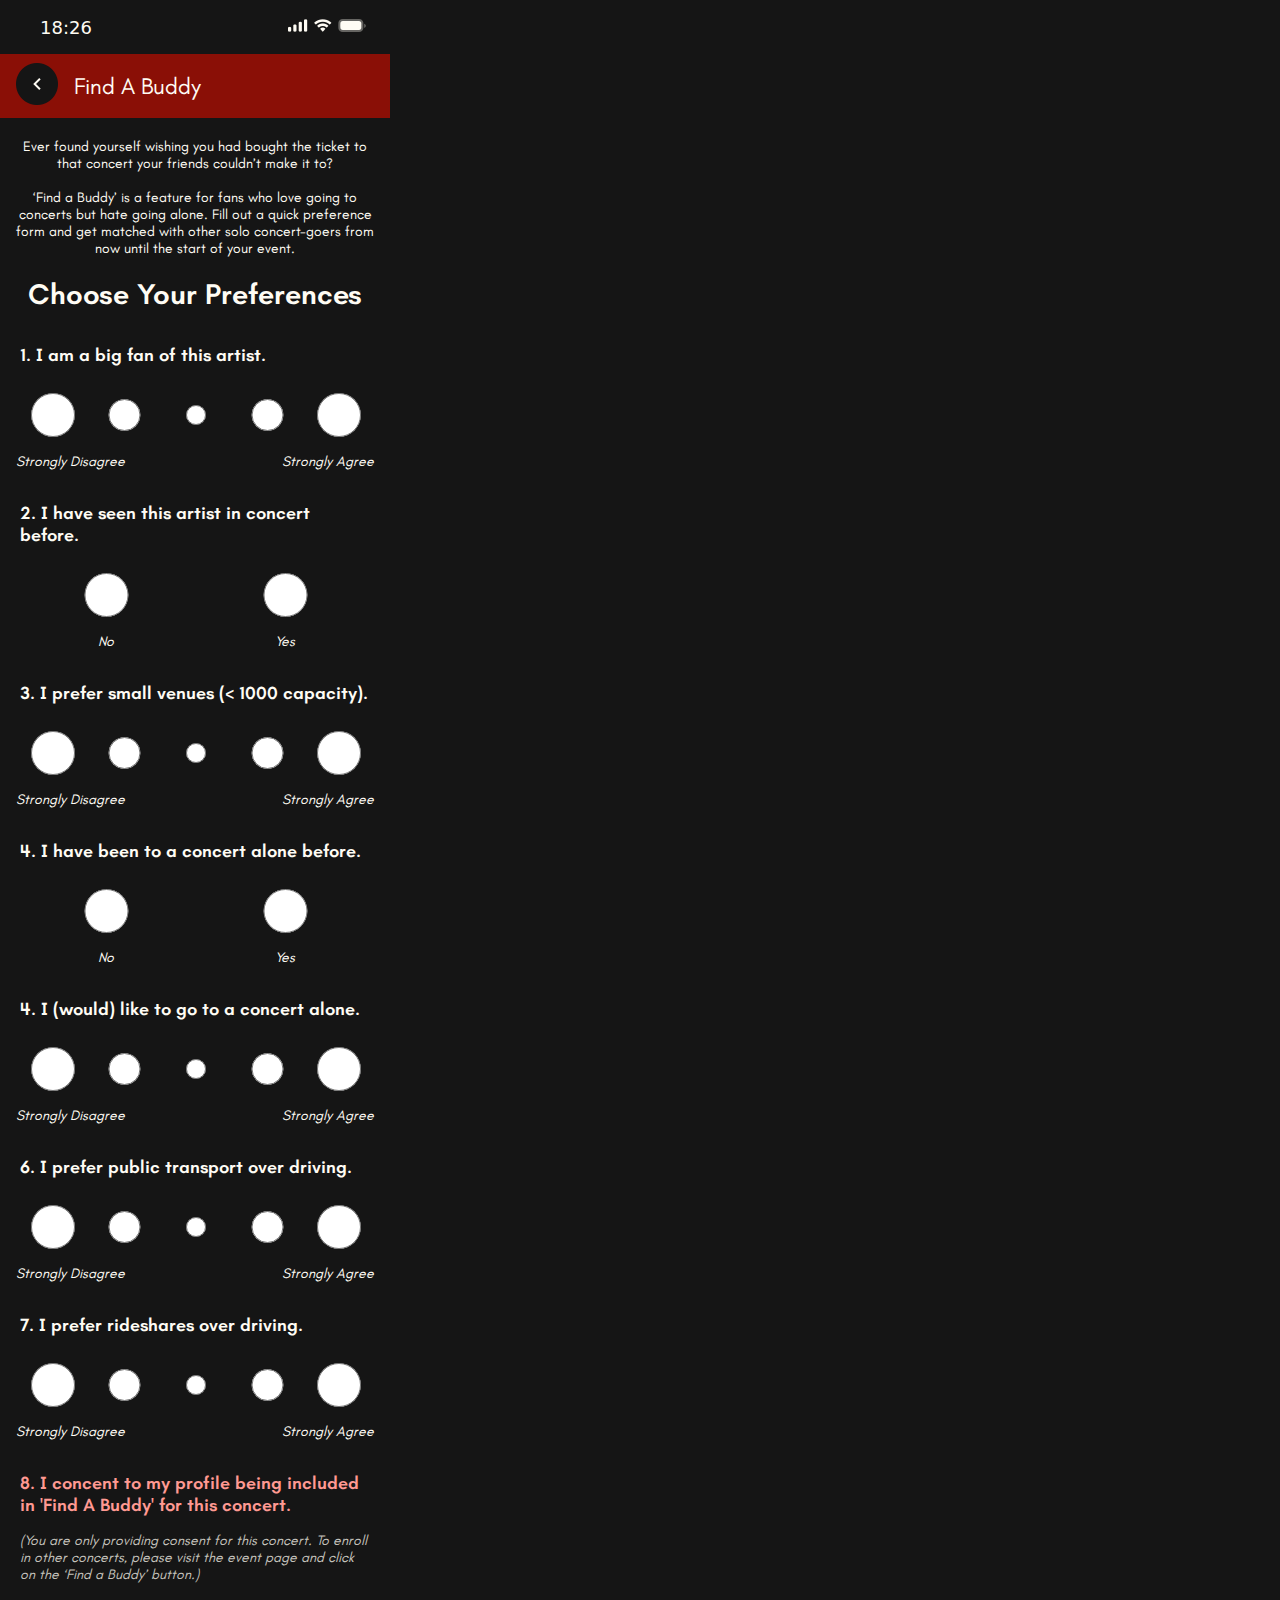
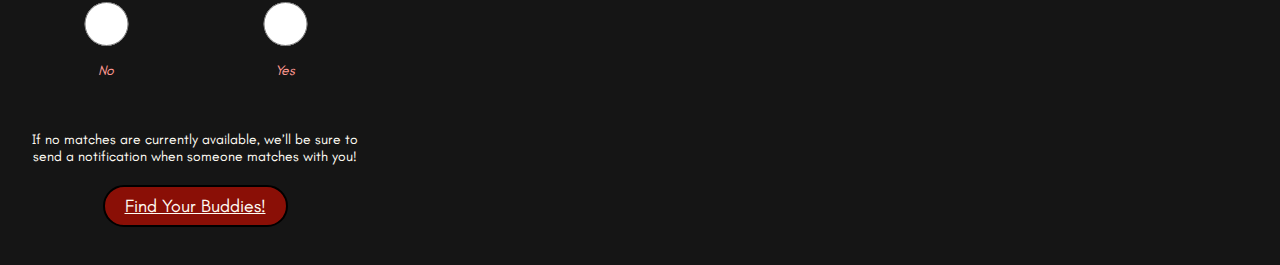
<file: holdOnFindABuddy.html>
<!DOCTYPE html>
<html lang="en">
<head>
    <meta charset="UTF-8">
    <meta name="viewport" content="width=390px, initial-scale=1.0">
    <title>Find A Buddy!</title>
    <link rel="stylesheet" href="holdOn.css">
</head>
<body>
    <!-- iphone status bar-->
    <div class="phone-information">
        <p id="current-time"></p>
        <div class="iphone-status-symbols">
            <img src="event-page/iphone status icons.png" alt="iPhone Status Icons" height="13px">
        </div>
    </div>

    <!--top navigation bar-->
    <div class="top-nav-fab">
        <a href="index.html">
            <img id="back-button-fab" src="event-page/arrow-left.png" alt="Arrow Left">
        </a>
        <h3 id="find-a-buddy-h3">Find A Buddy</h3>
    </div>

    <!--page header-->
    <p id="find-a-buddy-explainer-text">Ever found yourself wishing you had bought the ticket to that concert your friends couldn’t make it to? <br><br>

        ‘Find a Buddy’ is a feature for fans who love going to concerts but hate going alone. Fill out a quick preference form and get matched with other solo concert-goers from now until the start of your event.</p>

    <h2 id="find-a-buddy-preferences-title">Choose Your Preferences</h2>

    <!--find a buddy form-->
    <div class="fab-form">
        <form> <!--Q1-->
            <p class="fab-questions">1. I am a big fan of this artist.</p>
            <div class="question-options">
                <input type="radio" id="strongly-disagree" name="big-fan" value="Strongly Disagree">
                <input type="radio" id="disagree" name="big-fan" value="Disagree">
                <input type="radio" id="neutral" name="big-fan" value="Neutral">
                <input type="radio" id="agree" name="big-fan" value="Agree">
                <input type="radio" id="strongly-agree" name="big-fan" value="Strongly Agree">
            </div>
            <div class="option-labels">
                <p class="option-label-left">Strongly Disagree</p>
                <p class="option-label-right">Strongly Agree</p>
            </div>
        </form>
        
        <form> <!--Q2-->
            <p class="fab-questions">2. I have seen this artist in concert before.</p>
            <div class="question-options">
                <input type="radio" id="strongly-disagree" name="big-fan" value="Strongly Disagree">
                <input type="radio" id="strongly-agree" name="big-fan" value="Strongly Agree">
            </div>
            <div class="option-labels">
                <p class="option-label-left-close">No</p>
                <p class="option-label-right-close">Yes</p>
            </div>
        </form>

        <form> <!--Q3-->
            <p class="fab-questions">3. I prefer small venues (< 1000 capacity).</p>
            <div class="question-options">
                <input type="radio" id="strongly-disagree" name="big-fan" value="Strongly Disagree">
                <input type="radio" id="disagree" name="big-fan" value="Disagree">
                <input type="radio" id="neutral" name="big-fan" value="Neutral">
                <input type="radio" id="agree" name="big-fan" value="Agree">
                <input type="radio" id="strongly-agree" name="big-fan" value="Strongly Agree">
            </div>
            <div class="option-labels">
                <p class="option-label-left">Strongly Disagree</p>
                <p class="option-label-right">Strongly Agree</p>
            </div>
        </form>

        <form> <!--Q4-->
            <p class="fab-questions">4. I have been to a concert alone before.</p>
            <div class="question-options">
                <input type="radio" id="strongly-disagree" name="big-fan" value="Strongly Disagree">
                <input type="radio" id="strongly-agree" name="big-fan" value="Strongly Agree">
            </div>
            <div class="option-labels">
                <p class="option-label-left-close">No</p>
                <p class="option-label-right-close">Yes</p>
            </div>
        </form>

        <form> <!--Q5-->
            <p class="fab-questions">4. I (would) like to go to a concert alone.</p>
            <div class="question-options">
                <input type="radio" id="strongly-disagree" name="big-fan" value="Strongly Disagree">
                <input type="radio" id="disagree" name="big-fan" value="Disagree">
                <input type="radio" id="neutral" name="big-fan" value="Neutral">
                <input type="radio" id="agree" name="big-fan" value="Agree">
                <input type="radio" id="strongly-agree" name="big-fan" value="Strongly Agree">
            </div>
            <div class="option-labels">
                <p class="option-label-left">Strongly Disagree</p>
                <p class="option-label-right">Strongly Agree</p>
            </div>
        </form>

        <form> <!--Q6-->
            <p class="fab-questions">6. I prefer public transport over driving.</p>
            <div class="question-options">
                <input type="radio" id="strongly-disagree" name="big-fan" value="Strongly Disagree">
                <input type="radio" id="disagree" name="big-fan" value="Disagree">
                <input type="radio" id="neutral" name="big-fan" value="Neutral">
                <input type="radio" id="agree" name="big-fan" value="Agree">
                <input type="radio" id="strongly-agree" name="big-fan" value="Strongly Agree">
            </div>
            <div class="option-labels">
                <p class="option-label-left">Strongly Disagree</p>
                <p class="option-label-right">Strongly Agree</p>
            </div>
        </form>

        <form> <!--Q7-->
            <p class="fab-questions">7. I prefer rideshares over driving.</p>
            <div class="question-options">
                <input type="radio" id="strongly-disagree" name="big-fan" value="Strongly Disagree">
                <input type="radio" id="disagree" name="big-fan" value="Disagree">
                <input type="radio" id="neutral" name="big-fan" value="Neutral">
                <input type="radio" id="agree" name="big-fan" value="Agree">
                <input type="radio" id="strongly-agree" name="big-fan" value="Strongly Agree">
            </div>
            <div class="option-labels">
                <p class="option-label-left">Strongly Disagree</p>
                <p class="option-label-right">Strongly Agree</p>
            </div>
        </form>

        <form> <!--Q4-->
            <p class="fab-questions" id="consent-question">8. I concent to my profile being included in 'Find A Buddy' for this concert.</p>
            <p class="consent-question-disclaimer">(You are only providing consent for this concert. To enroll in other concerts, please visit the event page and click on the ‘Find a Buddy’ button.)</p>
            <div class="question-options">
                <input type="radio" id="strongly-disagree" name="big-fan" value="Strongly Disagree">
                <input type="radio" id="strongly-agree" name="big-fan" value="Strongly Agree">
            </div>
            <div class="option-labels">
                <p class="option-label-left-consent">No</p>
                <p class="option-label-right-consent">Yes</p>
            </div>
        </form>

        <br><br>

        <p id="fab-end-text">If no matches are currently available, we’ll be sure to send a notification when someone matches with you!</p>

        <a href="holdOnFABSubmit.html">
            <button id="submit-fab-form">Find Your Buddies!</button>
        </a>
    </div>

    <br>

    <script>
        const currentTime = document.getElementById("current-time");
        function updateTime() {
            const now = new Date();
            const hours = String(now.getHours()).padStart(2, '0');
            const minutes = String(now.getMinutes()).padStart(2, '0');
            currentTime.textContent = `${hours}:${minutes}`;
        }
        updateTime();
        setInterval(updateTime, 1000);

    </script>
</body>
</html>
</file>
<file: holdOn.css>
/*document settings*/
@font-face {
    font-family: 'Teachers';
    src: url("Teachers/Teachers-VariableFont_wght.ttf");
    font-weight: weight;
    font-style: normal;
}

h2 {
    font-family: "Teachers", san-serif;
    font-size: 29px;
    color: #FFFCF4;
    font-weight: 600;
    margin: 0px;
}

h3 {
    font-family: "Teachers", san-serif;
    font-size: 23px;
    color: #FFFCF4;
    font-weight: 600;
    margin: 0px;
}

p {
    font-family: "Teachers", san-serif;
    font-size: 18px;
    color: #FFFCF4;
    font-weight: 400;
    margin: 0px;
}

a {
    color: #FFFCF4;
}

body {
    background-color: #151515;
    width: 390px;
    margin: 0;
    padding: 0;
}

/*top bar*/
.phone-information {
    height: 54px;
    width: max-width;
    margin-left: 40px;
    margin-right: 24px;
    padding: 0;
    display: flex;
    align-items: center;
}

    #current-time {
        color: #FFFCF4;
        font-size: 18px;
        font-family: system-ui, -apple-system, BlinkMacSystemFont, 'Segoe UI', Roboto, Oxygen, Ubuntu, Cantarell, 'Open Sans', 'Helvetica Neue', sans-serif;
    }

.iphone-status-symbols {
    text-align: right;
}

    #current-time, .iphone-status-symbols {
        flex: 1;
    }

/*navigation menus*/
.top-nav {
    box-sizing: border-box;
    background-color: #8A0F06;
    height: 64px;
    width: max-width;
    padding-top: 11px;
    padding-bottom: 11px;
    padding-right: 16px;
    padding-left: 16px;
    align-items: center;
}

#back-button {
    width: 42px;
    height: 42px;
}

.bottom-nav {
    box-sizing: border-box;
    background-color: #8A0F06;
    height: 91px;
    overflow: hidden;
    position: fixed;
    bottom: 0;
    width: 100%;
    display: flex;
    padding-top: 12px;
    border-top-color: #FF9992;
    border-bottom-color: #8A0F06;
    border-right-color: #8A0F06;
    border-left-color: #8A0F06;
    border-style: solid;
}

.bottom-nav-text {
    font-size: 14px;
    color: #FF9992;
}

.bottom-nav-homepage, .bottom-nav-search, .bottom-nav-favourites, .bottom-nav-profile {
    flex: 1;
    text-align: center;
    text-decoration: none;
}

/*page header*/
.header {
    box-sizing: border-box;
    background-image: url("event-page/keshi-header.jpg");
    background-position: center;
    background-size: cover;
    width: max-width;
    height: 300px;
    padding-top: 157px;
    padding-left: 20px;
    padding-right: 20px;
    padding-bottom: 20px;
}

/*attendance and find a buddy*/
.attending-find-a-buddy {
    height: 42px;
    width: max-width;
    margin-top: 16px;
    margin-left: 16px;
    margin-right: 16px;
    display: flex;
    align-items: center;
}

.event-attendees, .find-a-buddy-button {
    flex: 2, 1;
}

.event-attendees {
    height: 24px;
    width: max-width;
    padding: 0;
    display: flex;
    align-items: center;
    margin-right: 48px;
}

.attending-profiles, #attending-numbers {
    flex: 1;
}

.attending-profiles {
    margin-right: 8px;
}

.find-a-buddy-button, #submit-fab-form {
    box-sizing: border-box;
    height: 42px;
    width: 132px;
    background-color: #8A0F06;
    font-family: "Teachers", san-serif;
    font-size: 18px;
    font-weight: 400;
    color: #FFFCF4;
    border-color: none;
    border-style: solid;
    border-radius: 50px;
    align-items: center;
}

#submit-fab-form {
    box-sizing: border-box;
    display: block;
    text-align: center;
    width: max-content;
    margin-left: auto;
    margin-right: auto;
    margin-top: 20px;
    margin-bottom: 20px;
    padding-left: 20px;
    padding-right: 20px;
    text-decoration: none;
}

/*event details*/
.event-details {
    margin-left: 16px;
    margin-top: 20px;
    margin-right: 16px;
    display: flex;
    align-items: center;
}

.venue, .date-and-time {
    flex: 1;
}

.venue-name {
    font-weight: 600;
    color: #FFFCF4;
}

.venue-location {
    font-weight: 400;
    font-size: 14px;
    margin-top: 8px;
}

.date-and-time {
    text-align: right;
}

.event-day {
    font-size: 14px;
}

/*page interaction buttons*/
.interaction-buttons {
    display: flex;
    margin-left: 16px;
    margin-top: 20px;
    margin-right: 16px;
    align-items: center;
}

.attending-button, .keshi-tour-website, .share-button {
    flex: auto;
}

.attending-button {
    box-sizing: border-box;
    height: 42px;
    width: 139px;
    background-color: #151515;
    font-family: "Teachers", san-serif;
    font-size: 18px;
    font-weight: 400;
    color: #03D5E8;
    border-color: #03D5E8;
    border-style: solid;
    border-radius: 50px;
    align-items: center;
    margin-right: 8px;
}

.attending-button:active {
    box-sizing: border-box;
    height: 42px;
    width: 139px;
    background-color: #027882;
    font-family: "Teachers", san-serif;
    font-size: 18px;
    font-weight: 400;
    color: #FFFCF4;
    border-color: #027882;
    border-style: solid;
    border-radius: 50px;
    align-items: center;
    margin-right: 8px;
}

.keshi-tour-website {
    box-sizing: border-box;
    height: 42px;
    width: 163px;
    background-color: #FFFCF4;
    font-family: "Teachers", san-serif;
    font-size: 18px;
    font-weight: 400;
    color: #151515;
    border-color: none;
    border-style: solid;
    border-radius: 50px;
    align-items: center;
}

.share-button {
    box-sizing: border-box;
    height: 42px;
    width: 42px;
    background-color: #151515;
    border-color: none;
    border-style: solid;
    border-radius: 50px;
}

/*page dropdowns*/
.event-policies-dropdown {
    margin-left: 16px;
    margin-right: 16px;
    padding: 0;
    box-sizing: border-box;
}

.map-transport-dropdown {
    margin-left: 16px;
    margin-right: 16px;
    padding: 0;
    box-sizing: border-box;
}

.event-policies-dropdown-summary {
    box-sizing: border-box;
    width: max-width;
    display: flex;
    align-items: center;
    margin-top: 20px;
    padding-top: 12px;
    padding-bottom: 12px;
    border-left-color: #151515;
    border-top-color: #FFFCF4;
    border-right-color: #151515;
    border-bottom-color: #151515;
    border-style: solid;
}

.event-policies-dropdown-h3, .event-policies-dropdown-arrow {
    flex: 1;
}

.event-policies-dropdown-arrow {
    text-align: right;
}

.map-transport-dropdown-h3, .map-transport-dropdown-arrow {
    flex: 2, 1;
}

.map-transport-dropdown-summary {
    box-sizing: border-box;
    width: max-width;
    display: flex;
    align-items: center;
    padding-top: 12px;
    padding-bottom: 12px;
    border-left-color: #151515;
    border-top-color: #FFFCF4;
    border-right-color: #151515;
    border-bottom-color: #151515;
    border-style: solid;
}

.map-transport-dropdown-arrow {
    text-align: right;
    margin-left: 128px;
}

.event-policies-dropdown-bag-policy, .event-policies-dropdown-hours, .event-policies-dropdown-fnb, .map-transport-dropdown-map, .map-transport-dropdown-transport, .fab-questions {
    font-weight: 600;
    margin-bottom: 8px;
}

.event-policies-dropdown-bp-text, .event-policies-dropdown-hours-text, .event-policies-dropdown-fnb-text, .map-transport-dropdown-transport-text {
    margin-bottom: 16px;
}

.map-transport-dropdown-map-button {
    box-sizing: border-box;
    height: 42px;
    width: auto;
    margin-top: 8px;
    margin-bottom: 16px;
    padding-left: 16px;
    padding-right: 16px;
    background-color: #FFFCF4;
    font-family: "Teachers", san-serif;
    font-size: 18px;
    font-weight: 400;
    color: #151515;
    border-color: none;
    border-style: solid;
    border-radius: 50px;
    align-items: center;
}

.map-transport-dropdown-train-lines {
    margin-top: 8px;
    margin-bottom: 8px;
}

.dropdown-bottom-line {
    display: block;
    height: 1px;
    margin-left: 16px;
    margin-top: 0;
    margin-right: 16px;
    color: #FFFCF4;
}


/*Find A Buddy Quiz elements*/
.top-nav-fab {
    box-sizing: border-box;
    background-color: #8A0F06;
    height: 64px;
    width: max-width;
    padding-top: 11px;
    padding-bottom: 11px;
    padding-right: 16px;
    padding-left: 16px;
    align-items: center;
    display: flex;
}

#back-button-fab, #find-a-buddy-h3 {
    flex: 1, 5;
}

#back-button-fab {
    width: 42px;
    height: 42px;
    margin-right: 16px;
}

#find-a-buddy-h3 {
    text-align: left;
    font-weight: 400;
    padding: none;
}

#find-a-buddy-explainer-text {
    font-size: 14px;
    text-align: center;
    margin-top: 20px;
    margin-left: 16px;
    margin-right: 16px;
}

#find-a-buddy-preferences-title {
    text-align: center;
    margin-left: 16px;
    margin-top: 20px;
    margin-right: 16px;
}

.fab-questions {
    margin-left: 20px;
    margin-right: 20px;
    margin-top: 32px;
    margin-bottom: 24px;
}

#consent-question {
    color: #FF9992;
}

.question-options {
    box-sizing: border-box;
    width: max-width;
    display: flex;
    align-items: center;
    margin: 16px;
}

#strongly-disagree, #disagree, #neutral, #agree, #strongly-agree {
    flex: 1;
    color: #8A0F06;
}

#strongly-disagree, #strongly-agree {
    width: 44px;
    height: 44px;
}

#disagree, #agree {
    width: 32px;
    height: 32px;
}

#neutral {
    width: 20px;
    height: 20px;
}

input[type="radio"] {
    accent-color: #8A0F06;
}

.option-labels {
    box-sizing: border-box;
    margin-left: 16px;
    margin-right: 16px;
    display: flex;
}

.option-label-left, .option-label-right {
    flex: 1;
}

.option-label-left {
    font-size: 14px;
    font-style: italic;
    text-align: left;
    width: 50%;
}

.option-label-right {
    font-size: 14px;
    font-style: italic;
    text-align: right;
    width: 50%;
}

.option-label-left-close, .option-label-right-close {
    flex: 1;
    font-size: 14px;
    font-style: italic;
    text-align: center;
    width: 50%;
}

.consent-question-disclaimer {
    margin-left: 20px;
    margin-right: 20px;
    margin-top: -8px;
    margin-bottom: 16px;
    font-size: 14px;
    font-style: italic;
    color: #C7C4BE;
}

.option-label-left-consent, .option-label-right-consent {
    flex: 1;
    font-size: 14px;
    font-style: italic;
    text-align: center;
    color: #FF9992;
}

#fab-end-text {
    margin-left: 20px;
    margin-top: 16px;
    margin-right: 20px;
    margin-bottom: 16px;
    font-size: 14px;
    text-align: center;
}

.fab-feature-information {
    display: block;
    justify-content: center;
    text-align: center;
    margin-left: 44px;
    margin-right: 44px;
    margin-top: 20px;
    margin-bottom: 20px;
}

#fab-feature-matches-h2 {
    font-size: 23px;
    margin-top: 16px;
    margin-bottom: 24px;
}

#fab-feature-matches-h3 {
    font-size: 18px;
    font-weight: 600;
    margin-bottom: 8px;
}


.top-4-matches {
    text-align: center;
}

.matched-profile-one, .matched-profile-three {
    display: flex;
    background-image: url("match-results/find-a-buddy-ticket-beige.png");
    background-position: center;
    background-size: cover;
    text-align: center;
    margin-bottom: 16px;
    margin-left: 16px;
    margin-right: 16px;
    height: fit-content;
    padding-left: 16px;
    padding-top: 16px;
    padding-bottom: 16px;
    align-items: center;
}

.match-pfp {
    margin-right: 12px;
}

#fab-matches-h3-red {
    font-size: 18px;
    color: #8A0F06;
}

.fab-name-and-verification {
    display: flex;
    align-items: center;
}

#fab-matches-p-red {
    font-size: 14px;
    color: #8A0F06;
    text-align: left;
    padding-right: 4px;
}

.fab-age-and-location {
    display: flex;
    align-items: center;
}

.matched-profile-two, .matched-profile-four {
    display: flex;
    background-image: url("match-results/find-a-buddy-ticket-red.png");
    background-position: center;
    background-size: cover;
    text-align: center;
    margin-bottom: 16px;
    margin-left: 16px;
    margin-right: 16px;
    height: fit-content;
    padding-left: 16px;
    padding-top: 16px;
    padding-bottom: 16px;
    align-items: center;
}

#fab-matches-h3-beige {
    font-size: 18px;
    color: #FFE9B6;
}

#fab-matches-p-beige {
    font-size: 14px;
    color: #FFE9B6;
    text-align: left;
    padding-right: 4px;
}

.match-compatability {
    width: 150px;
}

.match-compatability-h2-red {
    color: #8A0F06;
    font-size: 29px;
    font-weight: 400;
}

#match-compatability-p-red {
    color: #8A0F06;
    font-size: 18px;
}
</file>
